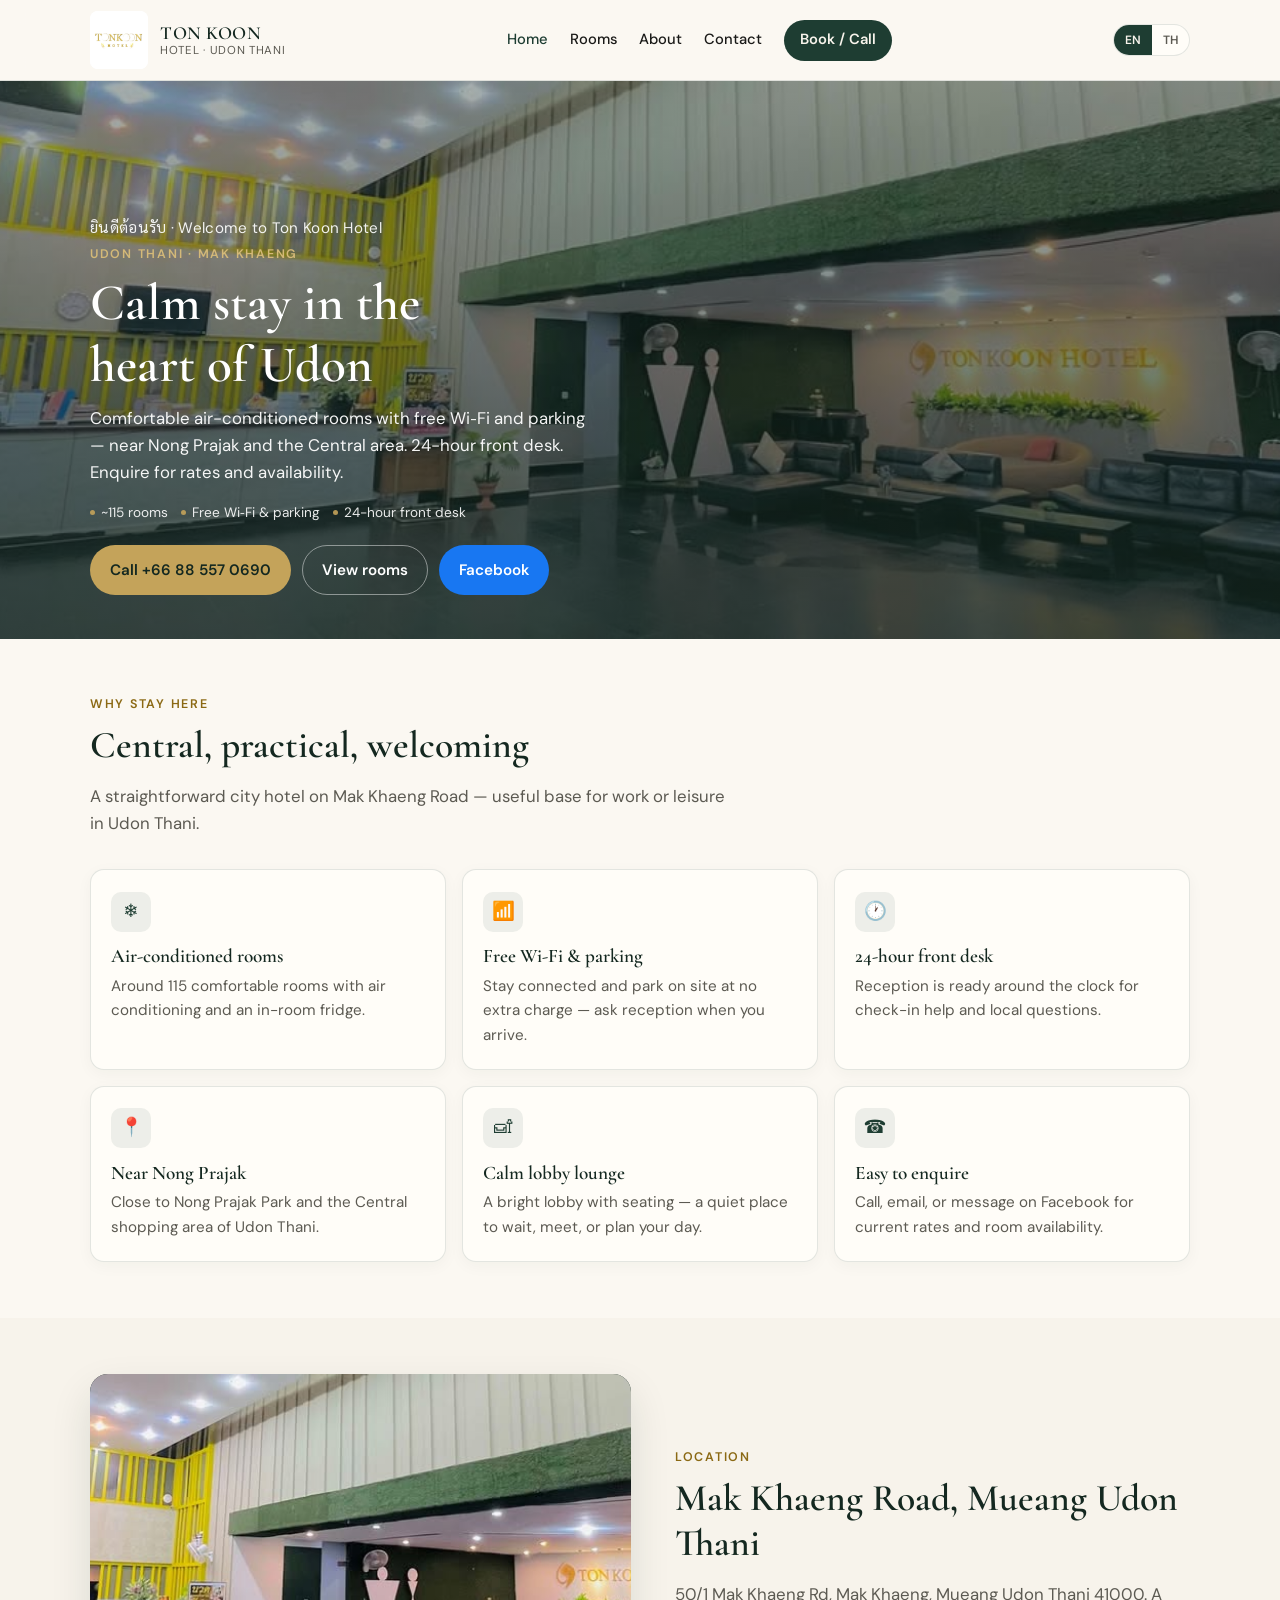
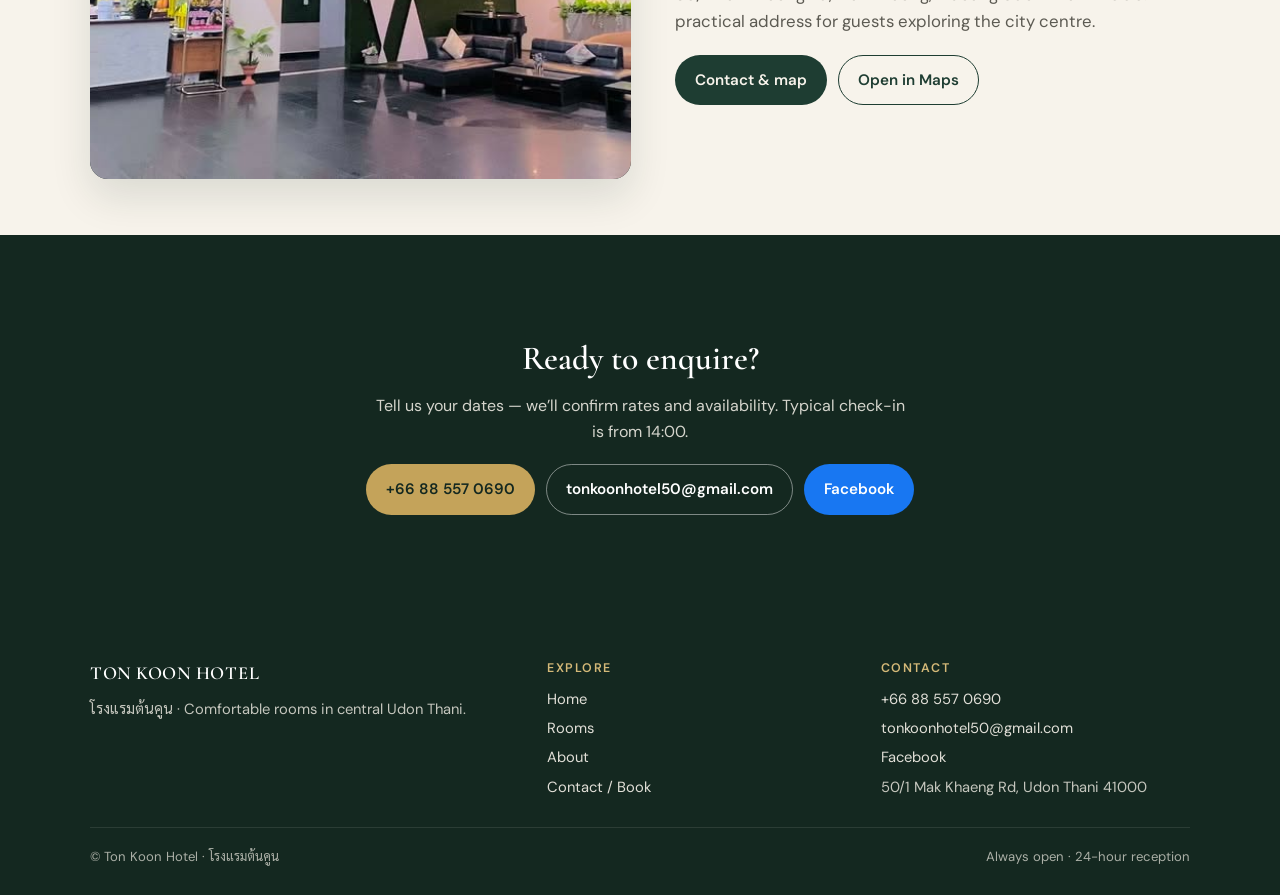
<file: index.html>
<!DOCTYPE html>
<html lang="en">
<head>
  <meta charset="utf-8" />
  <meta name="viewport" content="width=device-width, initial-scale=1" />
  <title>Ton Koon Hotel Udon Thani | โรงแรมต้นคูน อุดรธานี</title>
  <meta name="description" content="Ton Koon Hotel (โรงแรมต้นคูน) — comfortable air-conditioned rooms in central Udon Thani, near Nong Prajak. Free Wi‑Fi, free parking, 24-hour front desk. Enquire for rates." />
  <meta property="og:title" content="Ton Koon Hotel | Udon Thani" />
  <meta property="og:description" content="Comfortable rooms in central Udon Thani. Free Wi‑Fi &amp; parking, 24-hour front desk. Enquire for rates and availability." />
  <meta property="og:type" content="website" />
  <meta property="og:image" content="assets/images/cover.jpg" />
  <link rel="preconnect" href="https://fonts.googleapis.com" />
  <link rel="preconnect" href="https://fonts.gstatic.com" crossorigin />
  <link href="https://fonts.googleapis.com/css2?family=Cormorant+Garamond:wght@500;600;700&family=DM+Sans:opsz,wght@9..40,400;9..40,500;9..40,600;9..40,700&family=Sarabun:wght@400;500;600;700&display=swap" rel="stylesheet" />
  <link rel="stylesheet" href="css/styles.css" />
  <link rel="icon" href="assets/images/profile.jpg" type="image/jpeg" />
</head>
<body>
  <header class="site-header">
    <div class="container header-inner">
      <a class="logo" href="index.html" aria-label="Ton Koon Hotel home">
        <img class="logo-img" src="assets/images/profile.jpg" alt="Ton Koon Hotel logo" width="58" height="58" />
        <span class="logo-text">
          <span class="logo-name">TON KOON</span>
          <span class="logo-tag"><span data-lang="en">Hotel · Udon Thani</span><span data-lang="th">โรงแรม · อุดรธานี</span></span>
        </span>
      </a>
      <nav class="nav" aria-label="Primary">
        <a href="index.html" aria-current="page"><span data-lang="en">Home</span><span data-lang="th">หน้าแรก</span></a>
        <a href="rooms.html"><span data-lang="en">Rooms</span><span data-lang="th">ห้องพัก</span></a>
        <a href="about.html"><span data-lang="en">About</span><span data-lang="th">เกี่ยวกับเรา</span></a>
        <a href="contact.html"><span data-lang="en">Contact</span><span data-lang="th">ติดต่อ</span></a>
        <a class="nav-cta" href="tel:+66885570690"><span data-lang="en">Book / Call</span><span data-lang="th">จอง / โทร</span></a>
      </nav>
      <div class="header-actions">
        <div class="lang-toggle" role="group" aria-label="Language">
          <button type="button" data-lang-btn="en" aria-pressed="true">EN</button>
          <button type="button" data-lang-btn="th" aria-pressed="false">TH</button>
        </div>
        <button class="menu-btn" type="button" data-menu-toggle aria-expanded="false" aria-controls="mobile-nav" aria-label="Open menu">
          <span></span>
        </button>
      </div>
    </div>
    <div class="container">
      <nav id="mobile-nav" class="mobile-nav" data-mobile-nav aria-label="Mobile">
        <a href="index.html" aria-current="page"><span data-lang="en">Home</span><span data-lang="th">หน้าแรก</span></a>
        <a href="rooms.html"><span data-lang="en">Rooms</span><span data-lang="th">ห้องพัก</span></a>
        <a href="about.html"><span data-lang="en">About</span><span data-lang="th">เกี่ยวกับเรา</span></a>
        <a href="contact.html"><span data-lang="en">Contact / Book</span><span data-lang="th">ติดต่อ / จอง</span></a>
        <a class="nav-cta" href="tel:+66885570690">+66 88 557 0690</a>
      </nav>
    </div>
  </header>

  <main>
    <section class="hero">
      <div class="hero-media">
        <img src="assets/images/cover.jpg" alt="Ton Koon Hotel lobby — reception desk, lounge seating, and gold hotel signage" width="960" height="395" fetchpriority="high" />
      </div>
      <div class="container hero-content">
        <p class="thai-welcome" data-lang="en">ยินดีต้อนรับ · Welcome to Ton Koon Hotel</p>
        <p class="thai-welcome" data-lang="th">ยินดีต้อนรับสู่โรงแรมต้นคูน อุดรธานี</p>
        <p class="eyebrow"><span data-lang="en">Udon Thani · Mak Khaeng</span><span data-lang="th">อุดรธานี · หมากแข้ง</span></p>
        <h1 data-lang="en">Calm stay in the heart of Udon</h1>
        <h1 data-lang="th">ที่พักใจกลางเมืองอุดรธานี</h1>
        <p class="hero-lead" data-lang="en">Comfortable air-conditioned rooms with free Wi‑Fi and parking — near Nong Prajak and the Central area. 24-hour front desk. Enquire for rates and availability.</p>
        <p class="hero-lead" data-lang="th">ห้องพักแอร์ สะดวกสบาย มี Wi‑Fi และที่จอดรถฟรี ใกล้หนองประจักรและย่านเซ็นทรัล เคาน์เตอร์ต้อนรับ 24 ชม. สอบถามราคาและห้องว่างได้โดยตรง</p>
        <p class="hero-meta">
          <span data-lang="en">~115 rooms</span><span data-lang="th">ประมาณ 115 ห้อง</span>
          <span data-lang="en">Free Wi‑Fi &amp; parking</span><span data-lang="th">Wi‑Fi และที่จอดรถฟรี</span>
          <span data-lang="en">24-hour front desk</span><span data-lang="th">เคาน์เตอร์ 24 ชม.</span>
        </p>
        <div class="btn-row">
          <a class="btn btn-primary" href="tel:+66885570690"><span data-lang="en">Call +66 88 557 0690</span><span data-lang="th">โทร +66 88 557 0690</span></a>
          <a class="btn btn-ghost" href="rooms.html"><span data-lang="en">View rooms</span><span data-lang="th">ดูห้องพัก</span></a>
          <a class="btn btn-fb" href="https://www.facebook.com/Tonkoonhoteludonthani" target="_blank" rel="noopener">Facebook</a>
        </div>
      </div>
    </section>

    <section class="section">
      <div class="container">
        <div class="section-head">
          <p class="eyebrow"><span data-lang="en">Why stay here</span><span data-lang="th">ทำไมต้องพักที่นี่</span></p>
          <h2 class="section-title" data-lang="en">Central, practical, welcoming</h2>
          <h2 class="section-title" data-lang="th">ใจกลางเมือง สะดวก และอบอุ่น</h2>
          <p class="section-lead" data-lang="en">A straightforward city hotel on Mak Khaeng Road — useful base for work or leisure in Udon Thani.</p>
          <p class="section-lead" data-lang="th">โรงแรมในเมืองบนถนนหมากแข้ง — จุดพักที่สะดวกทั้งงานและท่องเที่ยวในอุดรธานี</p>
        </div>
        <div class="feature-grid">
          <article class="feature-card">
            <div class="feature-icon" aria-hidden="true">❄</div>
            <h3 data-lang="en">Air-conditioned rooms</h3>
            <h3 data-lang="th">ห้องแอร์</h3>
            <p data-lang="en">Around 115 comfortable rooms with air conditioning and an in-room fridge.</p>
            <p data-lang="th">ประมาณ 115 ห้องแอร์ สะดวกสบาย มีตู้เย็นในห้อง</p>
          </article>
          <article class="feature-card">
            <div class="feature-icon" aria-hidden="true">📶</div>
            <h3 data-lang="en">Free Wi‑Fi &amp; parking</h3>
            <h3 data-lang="th">Wi‑Fi และที่จอดรถฟรี</h3>
            <p data-lang="en">Stay connected and park on site at no extra charge — ask reception when you arrive.</p>
            <p data-lang="th">ใช้อินเทอร์เน็ตและจอดรถได้โดยไม่มีค่าใช้จ่ายเพิ่ม — สอบถามที่เคาน์เตอร์เมื่อมาถึง</p>
          </article>
          <article class="feature-card">
            <div class="feature-icon" aria-hidden="true">🕐</div>
            <h3 data-lang="en">24-hour front desk</h3>
            <h3 data-lang="th">เคาน์เตอร์ต้อนรับ 24 ชม.</h3>
            <p data-lang="en">Reception is ready around the clock for check-in help and local questions.</p>
            <p data-lang="th">เคาน์เตอร์พร้อมช่วยเหลือตลอด 24 ชั่วโมง ทั้งเช็คอินและข้อมูลท้องถิ่น</p>
          </article>
          <article class="feature-card">
            <div class="feature-icon" aria-hidden="true">📍</div>
            <h3 data-lang="en">Near Nong Prajak</h3>
            <h3 data-lang="th">ใกล้หนองประจักร</h3>
            <p data-lang="en">Close to Nong Prajak Park and the Central shopping area of Udon Thani.</p>
            <p data-lang="th">ใกล้สวนสาธารณะหนองประจักรและย่านช้อปปิ้งเซ็นทรัล อุดรธานี</p>
          </article>
          <article class="feature-card">
            <div class="feature-icon" aria-hidden="true">🛋</div>
            <h3 data-lang="en">Calm lobby lounge</h3>
            <h3 data-lang="th">ล็อบบี้โล่งสบาย</h3>
            <p data-lang="en">A bright lobby with seating — a quiet place to wait, meet, or plan your day.</p>
            <p data-lang="th">ล็อบบี้สว่าง มีโซฟานั่งพัก — พื้นที่เงียบสงบสำหรับรอพบหรือวางแผนวัน</p>
          </article>
          <article class="feature-card">
            <div class="feature-icon" aria-hidden="true">☎</div>
            <h3 data-lang="en">Easy to enquire</h3>
            <h3 data-lang="th">สอบถามง่าย</h3>
            <p data-lang="en">Call, email, or message on Facebook for current rates and room availability.</p>
            <p data-lang="th">โทร อีเมล หรือทัก Facebook เพื่อสอบถามราคาและห้องว่างปัจจุบัน</p>
          </article>
        </div>
      </div>
    </section>

    <section class="section section-alt">
      <div class="container split">
        <div class="split-media">
          <img src="assets/images/cover.jpg" alt="TON KOON HOTEL gold lettering in the lobby" width="960" height="395" loading="lazy" />
        </div>
        <div class="split-body">
          <p class="eyebrow"><span data-lang="en">Location</span><span data-lang="th">ที่ตั้ง</span></p>
          <h2 class="section-title" data-lang="en">Mak Khaeng Road, Mueang Udon Thani</h2>
          <h2 class="section-title" data-lang="th">ถนนหมากแข้ง อำเภอเมืองอุดรธานี</h2>
          <p class="lede" data-lang="en">50/1 Mak Khaeng Rd, Mak Khaeng, Mueang Udon Thani 41000. A practical address for guests exploring the city centre.</p>
          <p class="lede" data-lang="th">50/1 ถนนหมากแข้ง ตำบลหมากแข้ง อำเภอเมือง จ.อุดรธานี 41000 — ที่ตั้งสะดวกสำหรับผู้เข้าพักในย่านใจกลางเมือง</p>
          <div class="btn-row" style="margin-top:1.25rem">
            <a class="btn btn-solid" href="contact.html"><span data-lang="en">Contact &amp; map</span><span data-lang="th">ติดต่อและแผนที่</span></a>
            <a class="btn btn-outline" href="https://www.google.com/maps/search/?api=1&amp;query=Ton+Koon+Hotel+50%2F1+Mak+Khaeng+Rd+Udon+Thani+41000" target="_blank" rel="noopener"><span data-lang="en">Open in Maps</span><span data-lang="th">เปิดใน Maps</span></a>
          </div>
        </div>
      </div>
    </section>

    <section class="section section-green">
      <div class="container cta-band">
        <h2 data-lang="en">Ready to enquire?</h2>
        <h2 data-lang="th">พร้อมสอบถามหรือจอง?</h2>
        <p data-lang="en">Tell us your dates — we’ll confirm rates and availability. Typical check-in is from 14:00.</p>
        <p data-lang="th">แจ้งวันที่เข้าพัก เราจะยืนยันราคาและห้องว่าง เวลาเช็คอินโดยทั่วไปตั้งแต่ 14:00 น.</p>
        <div class="btn-row" style="justify-content:center;margin-top:1.25rem">
          <a class="btn btn-primary" href="tel:+66885570690">+66 88 557 0690</a>
          <a class="btn btn-ghost" href="mailto:tonkoonhotel50@gmail.com">tonkoonhotel50@gmail.com</a>
          <a class="btn btn-fb" href="https://www.facebook.com/Tonkoonhoteludonthani" target="_blank" rel="noopener">Facebook</a>
        </div>
      </div>
    </section>
  </main>

  <footer class="site-footer">
    <div class="container">
      <div class="footer-grid">
        <div class="footer-brand">
          <div class="logo-name">TON KOON HOTEL</div>
          <p data-lang="en">โรงแรมต้นคูน · Comfortable rooms in central Udon Thani.</p>
          <p data-lang="th">โรงแรมต้นคูน · ที่พักสะดวกสบายใจกลางเมืองอุดรธานี</p>
        </div>
        <div>
          <h4><span data-lang="en">Explore</span><span data-lang="th">เมนู</span></h4>
          <div class="footer-links">
            <a href="index.html"><span data-lang="en">Home</span><span data-lang="th">หน้าแรก</span></a>
            <a href="rooms.html"><span data-lang="en">Rooms</span><span data-lang="th">ห้องพัก</span></a>
            <a href="about.html"><span data-lang="en">About</span><span data-lang="th">เกี่ยวกับเรา</span></a>
            <a href="contact.html"><span data-lang="en">Contact / Book</span><span data-lang="th">ติดต่อ / จอง</span></a>
          </div>
        </div>
        <div>
          <h4><span data-lang="en">Contact</span><span data-lang="th">ติดต่อ</span></h4>
          <div class="footer-links">
            <a href="tel:+66885570690">+66 88 557 0690</a>
            <a href="mailto:tonkoonhotel50@gmail.com">tonkoonhotel50@gmail.com</a>
            <a href="https://www.facebook.com/Tonkoonhoteludonthani" target="_blank" rel="noopener">Facebook</a>
            <span>50/1 Mak Khaeng Rd, Udon Thani 41000</span>
          </div>
        </div>
      </div>
      <div class="footer-bottom">
        <span>© Ton Koon Hotel · โรงแรมต้นคูน</span>
        <span data-lang="en">Always open · 24-hour reception</span>
        <span data-lang="th">เปิดตลอด · เคาน์เตอร์ 24 ชม.</span>
      </div>
    </div>
  </footer>
  <script src="js/main.js"></script>
</body>
</html>
</file>
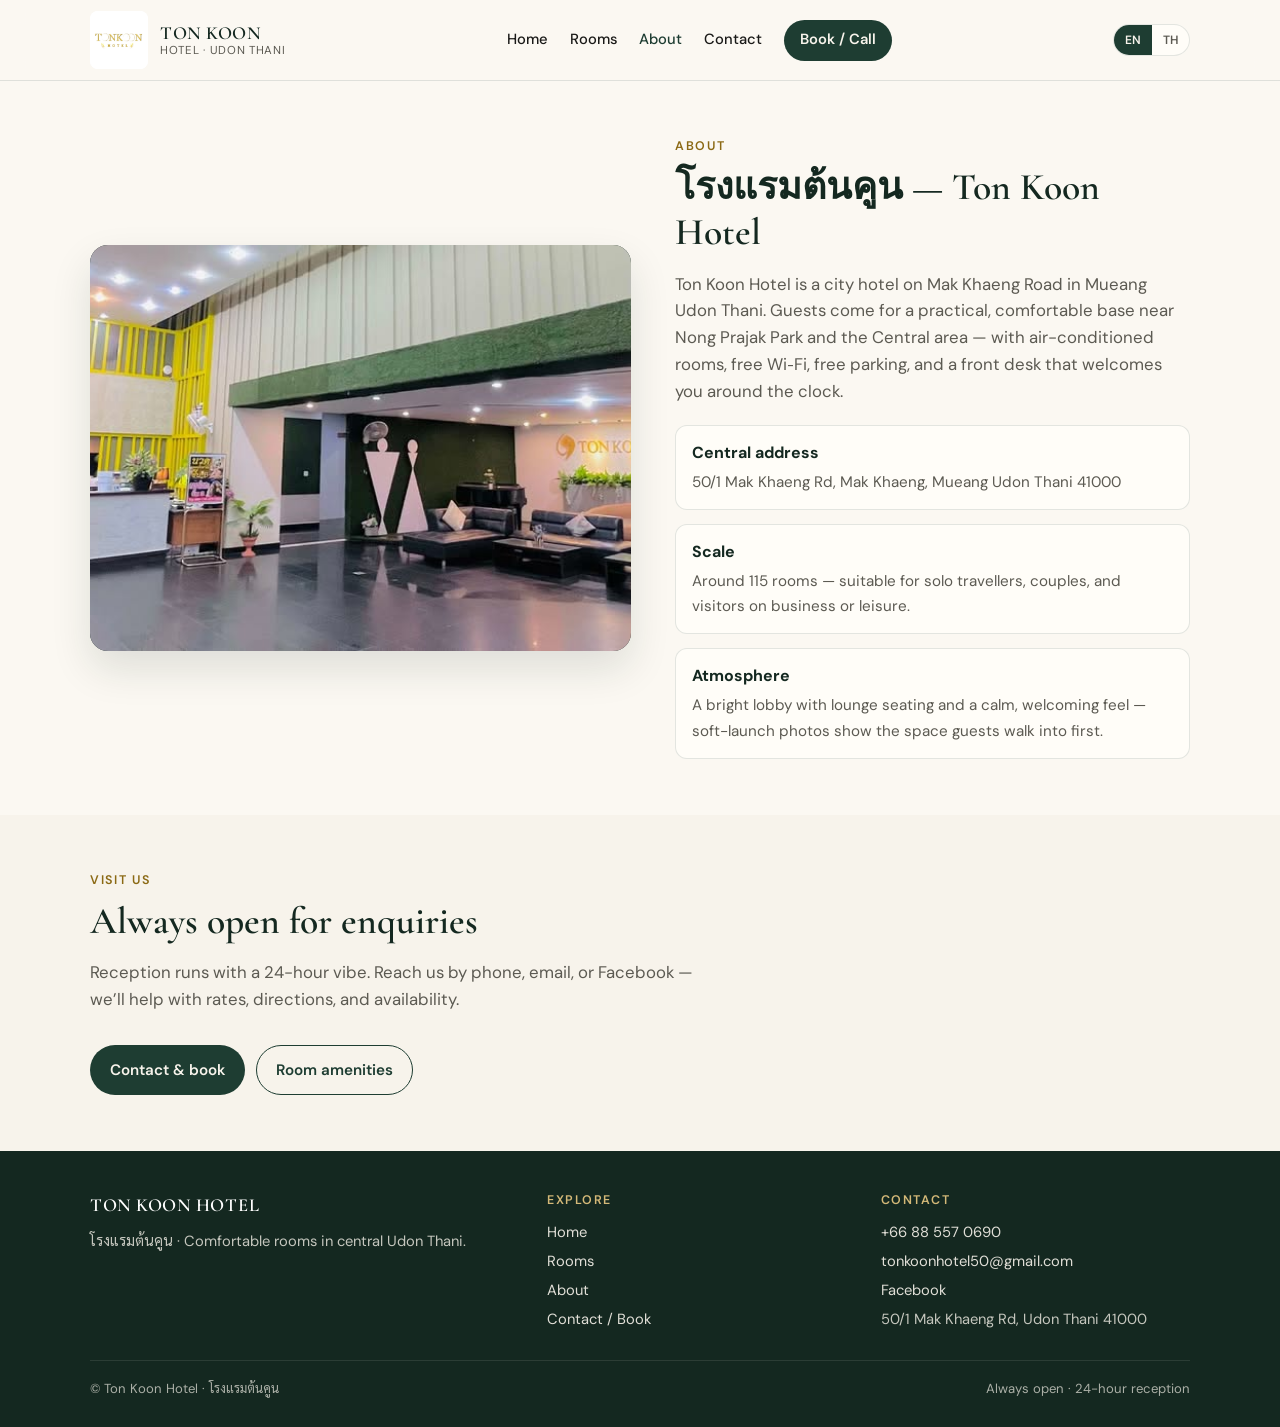
<file: about.html>
<!DOCTYPE html>
<html lang="en">
<head>
  <meta charset="utf-8" />
  <meta name="viewport" content="width=device-width, initial-scale=1" />
  <title>About | Ton Koon Hotel Udon Thani · เกี่ยวกับ โรงแรมต้นคูน</title>
  <meta name="description" content="About Ton Koon Hotel (โรงแรมต้นคูน) on Mak Khaeng Road, Mueang Udon Thani — a calm city hotel near Nong Prajak." />
  <meta property="og:title" content="About | Ton Koon Hotel" />
  <meta property="og:image" content="assets/images/cover.jpg" />
  <link rel="preconnect" href="https://fonts.googleapis.com" />
  <link rel="preconnect" href="https://fonts.gstatic.com" crossorigin />
  <link href="https://fonts.googleapis.com/css2?family=Cormorant+Garamond:wght@500;600;700&family=DM+Sans:opsz,wght@9..40,400;9..40,500;9..40,600;9..40,700&family=Sarabun:wght@400;500;600;700&display=swap" rel="stylesheet" />
  <link rel="stylesheet" href="css/styles.css" />
  <link rel="icon" href="assets/images/profile.jpg" type="image/jpeg" />
</head>
<body>
  <header class="site-header">
    <div class="container header-inner">
      <a class="logo" href="index.html" aria-label="Ton Koon Hotel home">
        <img class="logo-img" src="assets/images/profile.jpg" alt="Ton Koon Hotel logo" width="58" height="58" />
        <span class="logo-text">
          <span class="logo-name">TON KOON</span>
          <span class="logo-tag"><span data-lang="en">Hotel · Udon Thani</span><span data-lang="th">โรงแรม · อุดรธานี</span></span>
        </span>
      </a>
      <nav class="nav" aria-label="Primary">
        <a href="index.html"><span data-lang="en">Home</span><span data-lang="th">หน้าแรก</span></a>
        <a href="rooms.html"><span data-lang="en">Rooms</span><span data-lang="th">ห้องพัก</span></a>
        <a href="about.html" aria-current="page"><span data-lang="en">About</span><span data-lang="th">เกี่ยวกับเรา</span></a>
        <a href="contact.html"><span data-lang="en">Contact</span><span data-lang="th">ติดต่อ</span></a>
        <a class="nav-cta" href="tel:+66885570690"><span data-lang="en">Book / Call</span><span data-lang="th">จอง / โทร</span></a>
      </nav>
      <div class="header-actions">
        <div class="lang-toggle" role="group" aria-label="Language">
          <button type="button" data-lang-btn="en" aria-pressed="true">EN</button>
          <button type="button" data-lang-btn="th" aria-pressed="false">TH</button>
        </div>
        <button class="menu-btn" type="button" data-menu-toggle aria-expanded="false" aria-controls="mobile-nav" aria-label="Open menu">
          <span></span>
        </button>
      </div>
    </div>
    <div class="container">
      <nav id="mobile-nav" class="mobile-nav" data-mobile-nav aria-label="Mobile">
        <a href="index.html"><span data-lang="en">Home</span><span data-lang="th">หน้าแรก</span></a>
        <a href="rooms.html"><span data-lang="en">Rooms</span><span data-lang="th">ห้องพัก</span></a>
        <a href="about.html" aria-current="page"><span data-lang="en">About</span><span data-lang="th">เกี่ยวกับเรา</span></a>
        <a href="contact.html"><span data-lang="en">Contact / Book</span><span data-lang="th">ติดต่อ / จอง</span></a>
        <a class="nav-cta" href="tel:+66885570690">+66 88 557 0690</a>
      </nav>
    </div>
  </header>

  <main>
    <section class="section">
      <div class="container split">
        <div class="split-media">
          <img src="assets/images/cover.jpg" alt="Ton Koon Hotel lobby with gold TON KOON HOTEL sign" width="960" height="395" />
        </div>
        <div class="split-body">
          <p class="eyebrow"><span data-lang="en">About</span><span data-lang="th">เกี่ยวกับเรา</span></p>
          <h1 class="section-title" data-lang="en">โรงแรมต้นคูน — Ton Koon Hotel</h1>
          <h1 class="section-title" data-lang="th">โรงแรมต้นคูน — อุดรธานี</h1>
          <p class="lede" data-lang="en">Ton Koon Hotel is a city hotel on Mak Khaeng Road in Mueang Udon Thani. Guests come for a practical, comfortable base near Nong Prajak Park and the Central area — with air-conditioned rooms, free Wi‑Fi, free parking, and a front desk that welcomes you around the clock.</p>
          <p class="lede" data-lang="th">โรงแรมต้นคูนเป็นโรงแรมในเมือง ตั้งอยู่บนถนนหมากแข้ง อำเภอเมืองอุดรธานี ผู้เข้าพักเลือกที่นี่เพื่อความสะดวกใกล้หนองประจักรและย่านเซ็นทรัล — ห้องแอร์ Wi‑Fi ฟรี ที่จอดรถฟรี และเคาน์เตอร์ต้อนรับตลอด 24 ชั่วโมง</p>
          <div class="about-points">
            <div>
              <strong data-lang="en">Central address</strong>
              <strong data-lang="th">ที่ตั้งใจกลางเมือง</strong>
              <span data-lang="en">50/1 Mak Khaeng Rd, Mak Khaeng, Mueang Udon Thani 41000</span>
              <span data-lang="th">50/1 ถนนหมากแข้ง ตำบลหมากแข้ง อำเภอเมือง จ.อุดรธานี 41000</span>
            </div>
            <div>
              <strong data-lang="en">Scale</strong>
              <strong data-lang="th">ขนาด</strong>
              <span data-lang="en">Around 115 rooms — suitable for solo travellers, couples, and visitors on business or leisure.</span>
              <span data-lang="th">ประมาณ 115 ห้อง — เหมาะกับผู้เดินทางคนเดียว คู่รัก และผู้มาทำงานหรือท่องเที่ยว</span>
            </div>
            <div>
              <strong data-lang="en">Atmosphere</strong>
              <strong data-lang="th">บรรยากาศ</strong>
              <span data-lang="en">A bright lobby with lounge seating and a calm, welcoming feel — soft-launch photos show the space guests walk into first.</span>
              <span data-lang="th">ล็อบบี้สว่าง มีโซฟานั่งพัก บรรยากาศอบอุ่น — ภาพซอฟต์ลอนช์สะท้อนพื้นที่ที่ผู้เข้าพักเห็นแรกเมื่อมาถึง</span>
            </div>
          </div>
        </div>
      </div>
    </section>

    <section class="section section-alt">
      <div class="container">
        <div class="section-head">
          <p class="eyebrow"><span data-lang="en">Visit us</span><span data-lang="th">แวะมาหาเรา</span></p>
          <h2 class="section-title" data-lang="en">Always open for enquiries</h2>
          <h2 class="section-title" data-lang="th">พร้อมรับการสอบถามตลอด</h2>
          <p class="section-lead" data-lang="en">Reception runs with a 24-hour vibe. Reach us by phone, email, or Facebook — we’ll help with rates, directions, and availability.</p>
          <p class="section-lead" data-lang="th">เคาน์เตอร์ต้อนรับพร้อมดูแลตลอด 24 ชั่วโมง ติดต่อทางโทรศัพท์ อีเมล หรือ Facebook — เราช่วยเรื่องราคา เส้นทาง และห้องว่าง</p>
        </div>
        <div class="btn-row">
          <a class="btn btn-solid" href="contact.html"><span data-lang="en">Contact &amp; book</span><span data-lang="th">ติดต่อและจอง</span></a>
          <a class="btn btn-outline" href="rooms.html"><span data-lang="en">Room amenities</span><span data-lang="th">สิ่งอำนวยความสะดวก</span></a>
        </div>
      </div>
    </section>
  </main>

  <footer class="site-footer">
    <div class="container">
      <div class="footer-grid">
        <div class="footer-brand">
          <div class="logo-name">TON KOON HOTEL</div>
          <p data-lang="en">โรงแรมต้นคูน · Comfortable rooms in central Udon Thani.</p>
          <p data-lang="th">โรงแรมต้นคูน · ที่พักสะดวกสบายใจกลางเมืองอุดรธานี</p>
        </div>
        <div>
          <h4><span data-lang="en">Explore</span><span data-lang="th">เมนู</span></h4>
          <div class="footer-links">
            <a href="index.html"><span data-lang="en">Home</span><span data-lang="th">หน้าแรก</span></a>
            <a href="rooms.html"><span data-lang="en">Rooms</span><span data-lang="th">ห้องพัก</span></a>
            <a href="about.html"><span data-lang="en">About</span><span data-lang="th">เกี่ยวกับเรา</span></a>
            <a href="contact.html"><span data-lang="en">Contact / Book</span><span data-lang="th">ติดต่อ / จอง</span></a>
          </div>
        </div>
        <div>
          <h4><span data-lang="en">Contact</span><span data-lang="th">ติดต่อ</span></h4>
          <div class="footer-links">
            <a href="tel:+66885570690">+66 88 557 0690</a>
            <a href="mailto:tonkoonhotel50@gmail.com">tonkoonhotel50@gmail.com</a>
            <a href="https://www.facebook.com/Tonkoonhoteludonthani" target="_blank" rel="noopener">Facebook</a>
            <span>50/1 Mak Khaeng Rd, Udon Thani 41000</span>
          </div>
        </div>
      </div>
      <div class="footer-bottom">
        <span>© Ton Koon Hotel · โรงแรมต้นคูน</span>
        <span data-lang="en">Always open · 24-hour reception</span>
        <span data-lang="th">เปิดตลอด · เคาน์เตอร์ 24 ชม.</span>
      </div>
    </div>
  </footer>
  <script src="js/main.js"></script>
</body>
</html>
</file>
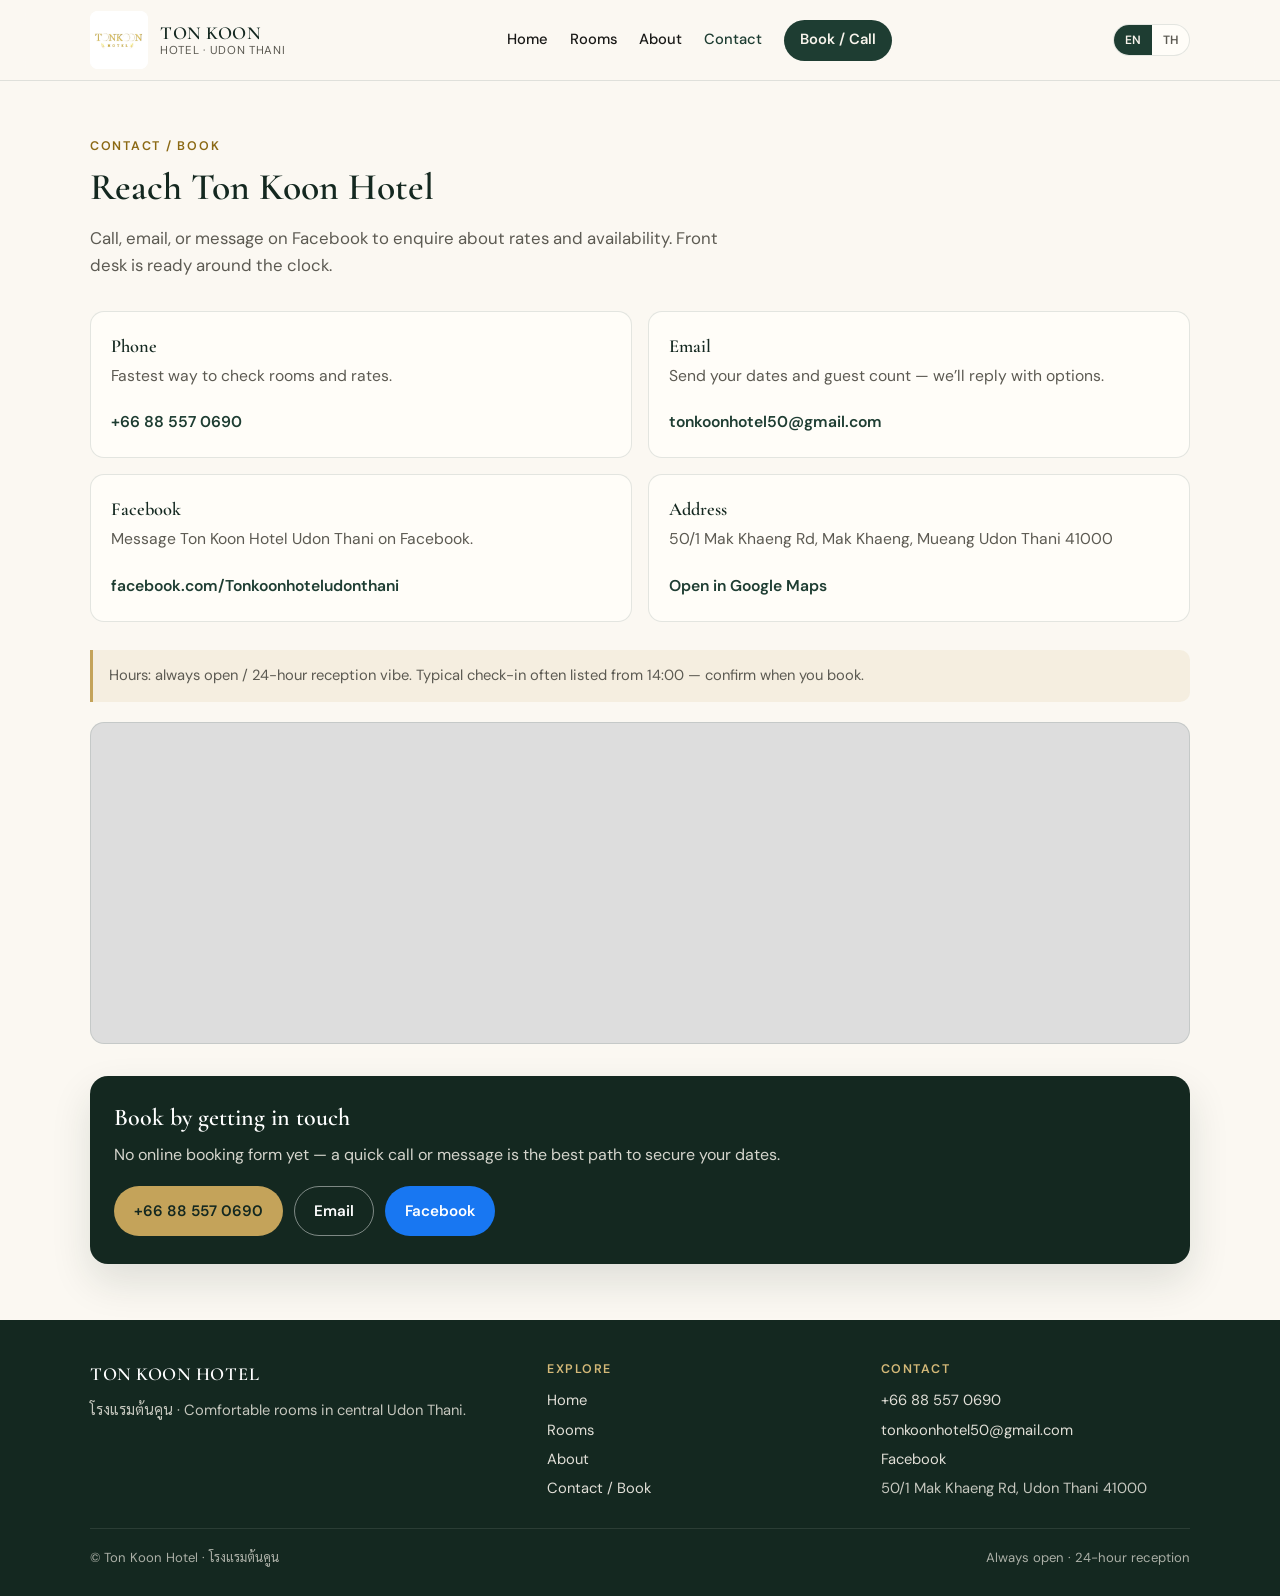
<file: contact.html>
<!DOCTYPE html>
<html lang="en">
<head>
  <meta charset="utf-8" />
  <meta name="viewport" content="width=device-width, initial-scale=1" />
  <title>Contact &amp; Book | Ton Koon Hotel Udon Thani · ติดต่อ โรงแรมต้นคูน</title>
  <meta name="description" content="Contact Ton Koon Hotel: +66 88 557 0690, tonkoonhotel50@gmail.com, Facebook Tonkoonhoteludonthani. 50/1 Mak Khaeng Rd, Udon Thani 41000." />
  <meta property="og:title" content="Contact | Ton Koon Hotel" />
  <meta property="og:image" content="assets/images/cover.jpg" />
  <link rel="preconnect" href="https://fonts.googleapis.com" />
  <link rel="preconnect" href="https://fonts.gstatic.com" crossorigin />
  <link href="https://fonts.googleapis.com/css2?family=Cormorant+Garamond:wght@500;600;700&family=DM+Sans:opsz,wght@9..40,400;9..40,500;9..40,600;9..40,700&family=Sarabun:wght@400;500;600;700&display=swap" rel="stylesheet" />
  <link rel="stylesheet" href="css/styles.css" />
  <link rel="icon" href="assets/images/profile.jpg" type="image/jpeg" />
</head>
<body>
  <header class="site-header">
    <div class="container header-inner">
      <a class="logo" href="index.html" aria-label="Ton Koon Hotel home">
        <img class="logo-img" src="assets/images/profile.jpg" alt="Ton Koon Hotel logo" width="58" height="58" />
        <span class="logo-text">
          <span class="logo-name">TON KOON</span>
          <span class="logo-tag"><span data-lang="en">Hotel · Udon Thani</span><span data-lang="th">โรงแรม · อุดรธานี</span></span>
        </span>
      </a>
      <nav class="nav" aria-label="Primary">
        <a href="index.html"><span data-lang="en">Home</span><span data-lang="th">หน้าแรก</span></a>
        <a href="rooms.html"><span data-lang="en">Rooms</span><span data-lang="th">ห้องพัก</span></a>
        <a href="about.html"><span data-lang="en">About</span><span data-lang="th">เกี่ยวกับเรา</span></a>
        <a href="contact.html" aria-current="page"><span data-lang="en">Contact</span><span data-lang="th">ติดต่อ</span></a>
        <a class="nav-cta" href="tel:+66885570690"><span data-lang="en">Book / Call</span><span data-lang="th">จอง / โทร</span></a>
      </nav>
      <div class="header-actions">
        <div class="lang-toggle" role="group" aria-label="Language">
          <button type="button" data-lang-btn="en" aria-pressed="true">EN</button>
          <button type="button" data-lang-btn="th" aria-pressed="false">TH</button>
        </div>
        <button class="menu-btn" type="button" data-menu-toggle aria-expanded="false" aria-controls="mobile-nav" aria-label="Open menu">
          <span></span>
        </button>
      </div>
    </div>
    <div class="container">
      <nav id="mobile-nav" class="mobile-nav" data-mobile-nav aria-label="Mobile">
        <a href="index.html"><span data-lang="en">Home</span><span data-lang="th">หน้าแรก</span></a>
        <a href="rooms.html"><span data-lang="en">Rooms</span><span data-lang="th">ห้องพัก</span></a>
        <a href="about.html"><span data-lang="en">About</span><span data-lang="th">เกี่ยวกับเรา</span></a>
        <a href="contact.html" aria-current="page"><span data-lang="en">Contact / Book</span><span data-lang="th">ติดต่อ / จอง</span></a>
        <a class="nav-cta" href="tel:+66885570690">+66 88 557 0690</a>
      </nav>
    </div>
  </header>

  <main>
    <section class="section">
      <div class="container">
        <div class="section-head">
          <p class="eyebrow"><span data-lang="en">Contact / Book</span><span data-lang="th">ติดต่อ / จอง</span></p>
          <h1 class="section-title" data-lang="en">Reach Ton Koon Hotel</h1>
          <h1 class="section-title" data-lang="th">ติดต่อโรงแรมต้นคูน</h1>
          <p class="section-lead" data-lang="en">Call, email, or message on Facebook to enquire about rates and availability. Front desk is ready around the clock.</p>
          <p class="section-lead" data-lang="th">โทร อีเมล หรือทัก Facebook เพื่อสอบถามราคาและห้องว่าง เคาน์เตอร์พร้อมตลอด 24 ชั่วโมง</p>
        </div>

        <div class="contact-grid">
          <article class="contact-card">
            <h3 data-lang="en">Phone</h3>
            <h3 data-lang="th">โทรศัพท์</h3>
            <p data-lang="en">Fastest way to check rooms and rates.</p>
            <p data-lang="th">วิธีที่เร็วที่สุดสำหรับสอบถามห้องและราคา</p>
            <a class="contact-link" href="tel:+66885570690">+66 88 557 0690</a>
          </article>
          <article class="contact-card">
            <h3 data-lang="en">Email</h3>
            <h3 data-lang="th">อีเมล</h3>
            <p data-lang="en">Send your dates and guest count — we’ll reply with options.</p>
            <p data-lang="th">ส่งวันที่และจำนวนผู้เข้าพัก — เราจะตอบพร้อมตัวเลือกห้อง</p>
            <a class="contact-link" href="mailto:tonkoonhotel50@gmail.com">tonkoonhotel50@gmail.com</a>
          </article>
          <article class="contact-card">
            <h3>Facebook</h3>
            <p data-lang="en">Message Ton Koon Hotel Udon Thani on Facebook.</p>
            <p data-lang="th">ทักข้อความโรงแรมต้นคูน อุดรธานี ทาง Facebook</p>
            <a class="contact-link" href="https://www.facebook.com/Tonkoonhoteludonthani" target="_blank" rel="noopener">facebook.com/Tonkoonhoteludonthani</a>
          </article>
          <article class="contact-card">
            <h3 data-lang="en">Address</h3>
            <h3 data-lang="th">ที่อยู่</h3>
            <p data-lang="en">50/1 Mak Khaeng Rd, Mak Khaeng, Mueang Udon Thani 41000</p>
            <p data-lang="th">50/1 ถนนหมากแข้ง ตำบลหมากแข้ง อำเภอเมือง จ.อุดรธานี 41000</p>
            <a class="contact-link" href="https://www.google.com/maps/search/?api=1&amp;query=Ton+Koon+Hotel+50%2F1+Mak+Khaeng+Rd+Udon+Thani+41000" target="_blank" rel="noopener"><span data-lang="en">Open in Google Maps</span><span data-lang="th">เปิดใน Google Maps</span></a>
          </article>
        </div>

        <div class="soft-note" style="margin:1.75rem 0 1.25rem" data-lang="en">Hours: always open / 24-hour reception vibe. Typical check-in often listed from 14:00 — confirm when you book.</div>
        <div class="soft-note" style="margin:1.75rem 0 1.25rem" data-lang="th">เวลา: เปิดตลอด / เคาน์เตอร์ 24 ชม. เช็คอินโดยทั่วไปมักตั้งแต่ 14:00 น. — ยืนยันเมื่อจอง</div>

        <div class="map-embed">
          <iframe
            title="Ton Koon Hotel location map"
            loading="lazy"
            referrerpolicy="no-referrer-when-downgrade"
            src="https://maps.google.com/maps?q=Ton%20Koon%20Hotel%2050%2F1%20Mak%20Khaeng%20Rd%20Udon%20Thani%2041000&z=16&output=embed">
          </iframe>
        </div>

        <div class="enquire-panel" style="margin-top:2rem">
          <h3 data-lang="en">Book by getting in touch</h3>
          <h3 data-lang="th">จองโดยติดต่อโดยตรง</h3>
          <p data-lang="en">No online booking form yet — a quick call or message is the best path to secure your dates.</p>
          <p data-lang="th">ยังไม่มีฟอร์มจองออนไลน์ — โทรหรือทักข้อความเป็นวิธีที่ดีที่สุดเพื่อล็อควันเข้าพัก</p>
          <div class="btn-row">
            <a class="btn btn-primary" href="tel:+66885570690">+66 88 557 0690</a>
            <a class="btn btn-ghost" href="mailto:tonkoonhotel50@gmail.com?subject=Booking%20enquiry%20-%20Ton%20Koon%20Hotel">Email</a>
            <a class="btn btn-fb" href="https://www.facebook.com/Tonkoonhoteludonthani" target="_blank" rel="noopener">Facebook</a>
          </div>
        </div>
      </div>
    </section>
  </main>

  <footer class="site-footer">
    <div class="container">
      <div class="footer-grid">
        <div class="footer-brand">
          <div class="logo-name">TON KOON HOTEL</div>
          <p data-lang="en">โรงแรมต้นคูน · Comfortable rooms in central Udon Thani.</p>
          <p data-lang="th">โรงแรมต้นคูน · ที่พักสะดวกสบายใจกลางเมืองอุดรธานี</p>
        </div>
        <div>
          <h4><span data-lang="en">Explore</span><span data-lang="th">เมนู</span></h4>
          <div class="footer-links">
            <a href="index.html"><span data-lang="en">Home</span><span data-lang="th">หน้าแรก</span></a>
            <a href="rooms.html"><span data-lang="en">Rooms</span><span data-lang="th">ห้องพัก</span></a>
            <a href="about.html"><span data-lang="en">About</span><span data-lang="th">เกี่ยวกับเรา</span></a>
            <a href="contact.html"><span data-lang="en">Contact / Book</span><span data-lang="th">ติดต่อ / จอง</span></a>
          </div>
        </div>
        <div>
          <h4><span data-lang="en">Contact</span><span data-lang="th">ติดต่อ</span></h4>
          <div class="footer-links">
            <a href="tel:+66885570690">+66 88 557 0690</a>
            <a href="mailto:tonkoonhotel50@gmail.com">tonkoonhotel50@gmail.com</a>
            <a href="https://www.facebook.com/Tonkoonhoteludonthani" target="_blank" rel="noopener">Facebook</a>
            <span>50/1 Mak Khaeng Rd, Udon Thani 41000</span>
          </div>
        </div>
      </div>
      <div class="footer-bottom">
        <span>© Ton Koon Hotel · โรงแรมต้นคูน</span>
        <span data-lang="en">Always open · 24-hour reception</span>
        <span data-lang="th">เปิดตลอด · เคาน์เตอร์ 24 ชม.</span>
      </div>
    </div>
  </footer>
  <script src="js/main.js"></script>
</body>
</html>
</file>
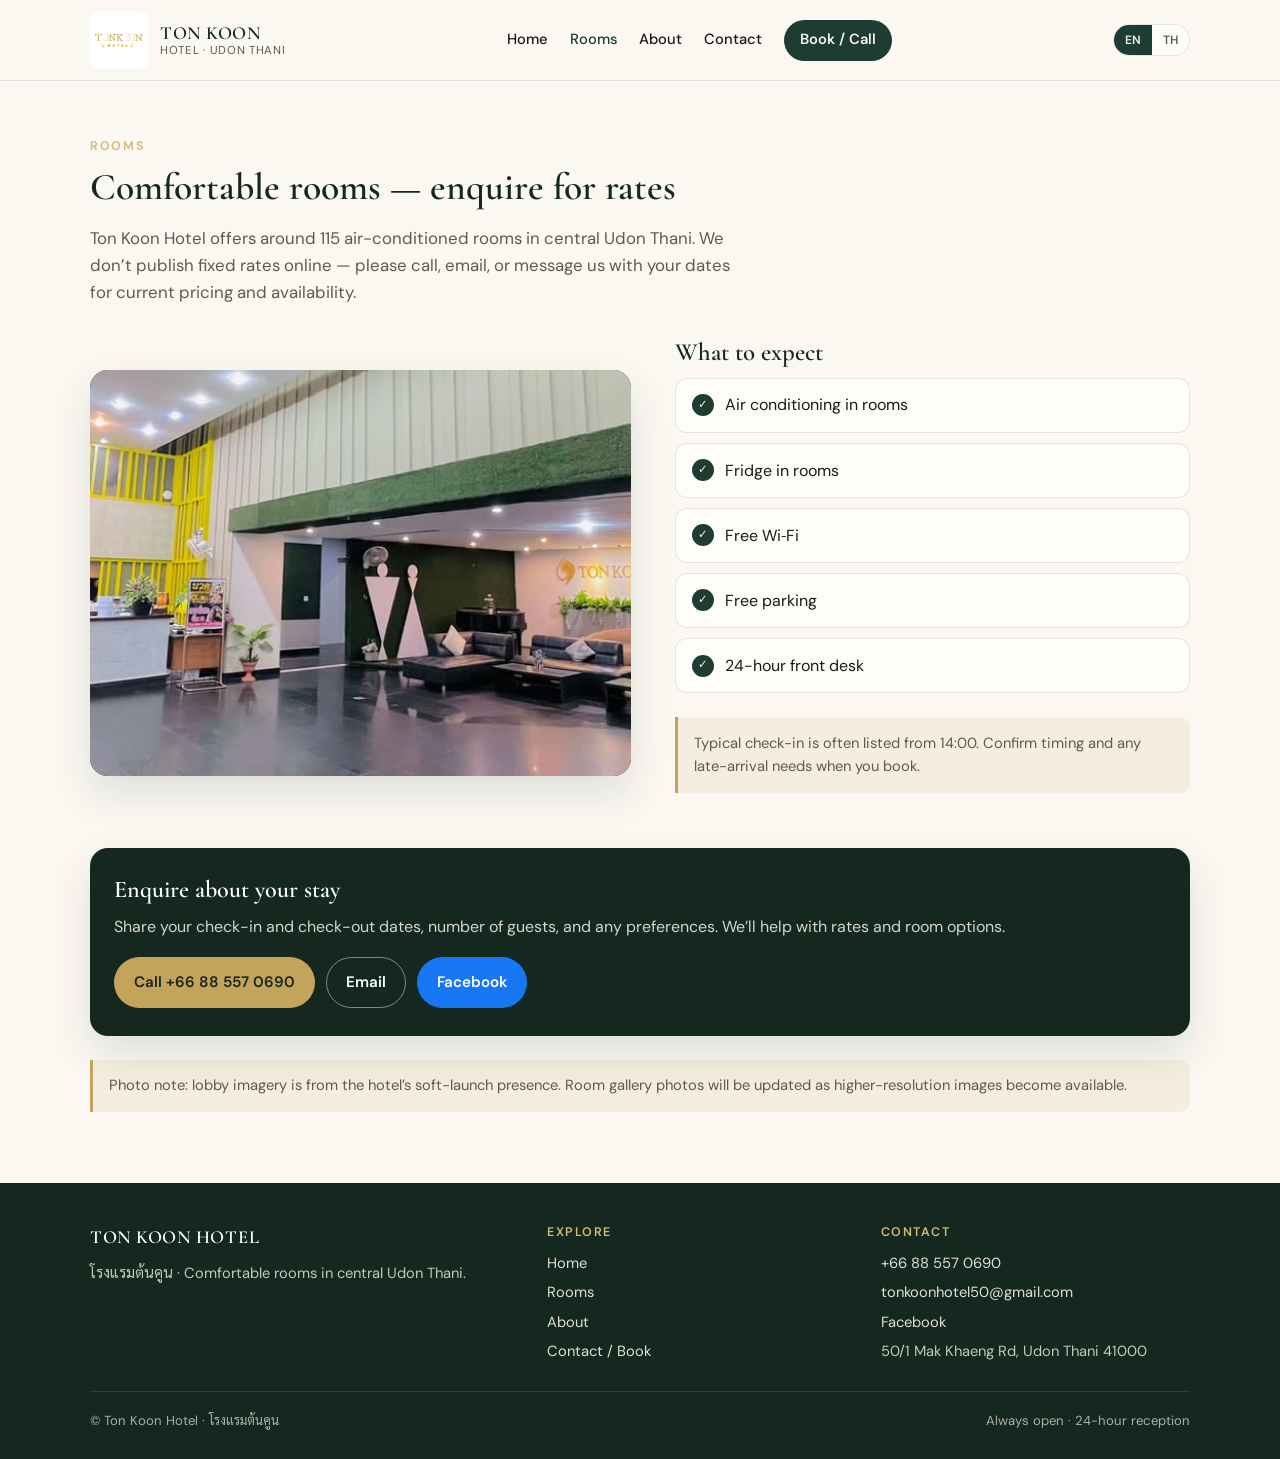
<file: rooms.html>
<!DOCTYPE html>
<html lang="en">
<head>
  <meta charset="utf-8" />
  <meta name="viewport" content="width=device-width, initial-scale=1" />
  <title>Rooms | Ton Koon Hotel Udon Thani · ห้องพัก โรงแรมต้นคูน</title>
  <meta name="description" content="Air-conditioned rooms at Ton Koon Hotel, Udon Thani — free Wi‑Fi, fridge, free parking, 24-hour front desk. Enquire for rates and availability." />
  <meta property="og:title" content="Rooms | Ton Koon Hotel" />
  <meta property="og:image" content="assets/images/cover.jpg" />
  <link rel="preconnect" href="https://fonts.googleapis.com" />
  <link rel="preconnect" href="https://fonts.gstatic.com" crossorigin />
  <link href="https://fonts.googleapis.com/css2?family=Cormorant+Garamond:wght@500;600;700&family=DM+Sans:opsz,wght@9..40,400;9..40,500;9..40,600;9..40,700&family=Sarabun:wght@400;500;600;700&display=swap" rel="stylesheet" />
  <link rel="stylesheet" href="css/styles.css" />
  <link rel="icon" href="assets/images/profile.jpg" type="image/jpeg" />
</head>
<body>
  <header class="site-header">
    <div class="container header-inner">
      <a class="logo" href="index.html" aria-label="Ton Koon Hotel home">
        <img class="logo-img" src="assets/images/profile.jpg" alt="Ton Koon Hotel logo" width="58" height="58" />
        <span class="logo-text">
          <span class="logo-name">TON KOON</span>
          <span class="logo-tag"><span data-lang="en">Hotel · Udon Thani</span><span data-lang="th">โรงแรม · อุดรธานี</span></span>
        </span>
      </a>
      <nav class="nav" aria-label="Primary">
        <a href="index.html"><span data-lang="en">Home</span><span data-lang="th">หน้าแรก</span></a>
        <a href="rooms.html" aria-current="page"><span data-lang="en">Rooms</span><span data-lang="th">ห้องพัก</span></a>
        <a href="about.html"><span data-lang="en">About</span><span data-lang="th">เกี่ยวกับเรา</span></a>
        <a href="contact.html"><span data-lang="en">Contact</span><span data-lang="th">ติดต่อ</span></a>
        <a class="nav-cta" href="tel:+66885570690"><span data-lang="en">Book / Call</span><span data-lang="th">จอง / โทร</span></a>
      </nav>
      <div class="header-actions">
        <div class="lang-toggle" role="group" aria-label="Language">
          <button type="button" data-lang-btn="en" aria-pressed="true">EN</button>
          <button type="button" data-lang-btn="th" aria-pressed="false">TH</button>
        </div>
        <button class="menu-btn" type="button" data-menu-toggle aria-expanded="false" aria-controls="mobile-nav" aria-label="Open menu">
          <span></span>
        </button>
      </div>
    </div>
    <div class="container">
      <nav id="mobile-nav" class="mobile-nav" data-mobile-nav aria-label="Mobile">
        <a href="index.html"><span data-lang="en">Home</span><span data-lang="th">หน้าแรก</span></a>
        <a href="rooms.html" aria-current="page"><span data-lang="en">Rooms</span><span data-lang="th">ห้องพัก</span></a>
        <a href="about.html"><span data-lang="en">About</span><span data-lang="th">เกี่ยวกับเรา</span></a>
        <a href="contact.html"><span data-lang="en">Contact / Book</span><span data-lang="th">ติดต่อ / จอง</span></a>
        <a class="nav-cta" href="tel:+66885570690">+66 88 557 0690</a>
      </nav>
    </div>
  </header>

  <main>
    <section class="section">
      <div class="container">
        <div class="rooms-intro">
          <p class="eyebrow"><span data-lang="en">Rooms</span><span data-lang="th">ห้องพัก</span></p>
          <h1 class="section-title" data-lang="en">Comfortable rooms — enquire for rates</h1>
          <h1 class="section-title" data-lang="th">ห้องพักสะดวกสบาย — สอบถามราคาได้</h1>
          <p class="section-lead" data-lang="en">Ton Koon Hotel offers around 115 air-conditioned rooms in central Udon Thani. We don’t publish fixed rates online — please call, email, or message us with your dates for current pricing and availability.</p>
          <p class="section-lead" data-lang="th">โรงแรมต้นคูนมีห้องแอร์ประมาณ 115 ห้อง ในใจกลางอุดรธานี เรายังไม่แสดงราคาคงที่ออนไลน์ — กรุณาโทร อีเมล หรือทักข้อความพร้อมวันที่เข้าพัก เพื่อรับราคาและห้องว่างปัจจุบัน</p>
        </div>

        <div class="split" style="margin-bottom:2.5rem">
          <div class="split-media">
            <img src="assets/images/cover.jpg" alt="Hotel lobby and lounge at Ton Koon" width="960" height="395" />
          </div>
          <div>
            <h2 style="font-size:1.55rem" data-lang="en">What to expect</h2>
            <h2 style="font-size:1.55rem" data-lang="th">สิ่งอำนวยความสะดวก</h2>
            <ul class="amenity-list">
              <li>
                <span class="check" aria-hidden="true">✓</span>
                <span data-lang="en">Air conditioning in rooms</span>
                <span data-lang="th">เครื่องปรับอากาศในห้องพัก</span>
              </li>
              <li>
                <span class="check" aria-hidden="true">✓</span>
                <span data-lang="en">Fridge in rooms</span>
                <span data-lang="th">ตู้เย็นในห้องพัก</span>
              </li>
              <li>
                <span class="check" aria-hidden="true">✓</span>
                <span data-lang="en">Free Wi‑Fi</span>
                <span data-lang="th">Wi‑Fi ฟรี</span>
              </li>
              <li>
                <span class="check" aria-hidden="true">✓</span>
                <span data-lang="en">Free parking</span>
                <span data-lang="th">ที่จอดรถฟรี</span>
              </li>
              <li>
                <span class="check" aria-hidden="true">✓</span>
                <span data-lang="en">24-hour front desk</span>
                <span data-lang="th">เคาน์เตอร์ต้อนรับ 24 ชั่วโมง</span>
              </li>
            </ul>
            <p class="soft-note" data-lang="en">Typical check-in is often listed from 14:00. Confirm timing and any late-arrival needs when you book.</p>
            <p class="soft-note" data-lang="th">เวลาเช็คอินโดยทั่วไปมักระบุตั้งแต่ 14:00 น. ยืนยันเวลากับทางโรงแรมเมื่อจอง โดยเฉพาะหากมาถึงดึก</p>
          </div>
        </div>

        <div class="enquire-panel">
          <h3 data-lang="en">Enquire about your stay</h3>
          <h3 data-lang="th">สอบถามการเข้าพัก</h3>
          <p data-lang="en">Share your check-in and check-out dates, number of guests, and any preferences. We’ll help with rates and room options.</p>
          <p data-lang="th">แจ้งวันเช็คอิน–เช็คเอาต์ จำนวนผู้เข้าพัก และความต้องการพิเศษ เราจะช่วยแนะนำราคาและประเภทห้อง</p>
          <div class="btn-row">
            <a class="btn btn-primary" href="tel:+66885570690"><span data-lang="en">Call +66 88 557 0690</span><span data-lang="th">โทร +66 88 557 0690</span></a>
            <a class="btn btn-ghost" href="mailto:tonkoonhotel50@gmail.com?subject=Room%20enquiry%20-%20Ton%20Koon%20Hotel">Email</a>
            <a class="btn btn-fb" href="https://www.facebook.com/Tonkoonhoteludonthani" target="_blank" rel="noopener">Facebook</a>
          </div>
        </div>

        <p class="soft-note" style="margin-top:1.5rem" data-lang="en">Photo note: lobby imagery is from the hotel’s soft-launch presence. Room gallery photos will be updated as higher-resolution images become available.</p>
        <p class="soft-note" style="margin-top:1.5rem" data-lang="th">หมายเหตุภาพ: ภาพล็อบบี้มาจากการเปิดตัวซอฟต์ลอนช์ของโรงแรม แกลเลอรีห้องพักจะอัปเดตเมื่อมีภาพความละเอียดสูงขึ้น</p>
      </div>
    </section>
  </main>

  <footer class="site-footer">
    <div class="container">
      <div class="footer-grid">
        <div class="footer-brand">
          <div class="logo-name">TON KOON HOTEL</div>
          <p data-lang="en">โรงแรมต้นคูน · Comfortable rooms in central Udon Thani.</p>
          <p data-lang="th">โรงแรมต้นคูน · ที่พักสะดวกสบายใจกลางเมืองอุดรธานี</p>
        </div>
        <div>
          <h4><span data-lang="en">Explore</span><span data-lang="th">เมนู</span></h4>
          <div class="footer-links">
            <a href="index.html"><span data-lang="en">Home</span><span data-lang="th">หน้าแรก</span></a>
            <a href="rooms.html"><span data-lang="en">Rooms</span><span data-lang="th">ห้องพัก</span></a>
            <a href="about.html"><span data-lang="en">About</span><span data-lang="th">เกี่ยวกับเรา</span></a>
            <a href="contact.html"><span data-lang="en">Contact / Book</span><span data-lang="th">ติดต่อ / จอง</span></a>
          </div>
        </div>
        <div>
          <h4><span data-lang="en">Contact</span><span data-lang="th">ติดต่อ</span></h4>
          <div class="footer-links">
            <a href="tel:+66885570690">+66 88 557 0690</a>
            <a href="mailto:tonkoonhotel50@gmail.com">tonkoonhotel50@gmail.com</a>
            <a href="https://www.facebook.com/Tonkoonhoteludonthani" target="_blank" rel="noopener">Facebook</a>
            <span>50/1 Mak Khaeng Rd, Udon Thani 41000</span>
          </div>
        </div>
      </div>
      <div class="footer-bottom">
        <span>© Ton Koon Hotel · โรงแรมต้นคูน</span>
        <span data-lang="en">Always open · 24-hour reception</span>
        <span data-lang="th">เปิดตลอด · เคาน์เตอร์ 24 ชม.</span>
      </div>
    </div>
  </footer>
  <script src="js/main.js"></script>
</body>
</html>
</file>
<file: css/styles.css>
/* Ton Koon Hotel — warm wood / cream / deep green */
:root {
  --cream: #f7f3eb;
  --cream-soft: #fbf8f2;
  --ivory: #fffdf8;
  --wood: #8b6914;
  --wood-deep: #6b4f0f;
  --gold: #c4a35a;
  --gold-soft: #d4b978;
  --green: #1e3d32;
  --green-mid: #2a5244;
  --green-deep: #142820;
  --ink: #1a1a18;
  --muted: #5c5a52;
  --line: rgba(30, 61, 50, 0.12);
  --shadow: 0 18px 40px rgba(20, 40, 32, 0.12);
  --radius: 14px;
  --font-display: "Cormorant Garamond", "Times New Roman", serif;
  --font-body: "DM Sans", "Sarabun", system-ui, sans-serif;
  --max: 1100px;
}

*, *::before, *::after { box-sizing: border-box; }
html { scroll-behavior: smooth; }
body {
  margin: 0;
  font-family: var(--font-body);
  color: var(--ink);
  background: var(--cream-soft);
  line-height: 1.6;
  -webkit-font-smoothing: antialiased;
}
img { max-width: 100%; height: auto; display: block; }
a { color: var(--green-mid); text-decoration: none; }
a:hover { color: var(--wood-deep); }
h1, h2, h3 {
  font-family: var(--font-display);
  font-weight: 600;
  line-height: 1.2;
  color: var(--green-deep);
  margin: 0 0 0.4em;
}
p { margin: 0 0 1em; }
.container { width: min(100% - 2rem, var(--max)); margin-inline: auto; }

/* Lang visibility */
html[lang="en"] [data-lang="th"],
html[lang="th"] [data-lang="en"] { display: none !important; }
html[lang="th"] body { font-family: "Sarabun", "DM Sans", system-ui, sans-serif; }
html[lang="th"] h1, html[lang="th"] h2, html[lang="th"] h3 {
  font-family: "Sarabun", "Cormorant Garamond", sans-serif;
  font-weight: 600;
}

/* Header */
.site-header {
  position: sticky;
  top: 0;
  z-index: 50;
  background: rgba(251, 248, 242, 0.92);
  backdrop-filter: blur(12px);
  border-bottom: 1px solid var(--line);
}
.header-inner {
  display: flex;
  align-items: center;
  justify-content: space-between;
  gap: 1rem;
  padding: 0.7rem 0;
}
.logo {
  display: flex;
  align-items: center;
  gap: 0.75rem;
  color: inherit;
}
.logo:hover { color: inherit; }
.logo-img {
  width: 52px;
  height: 52px;
  object-fit: contain;
  border-radius: 8px;
  background: #fff;
}
.logo-text { display: flex; flex-direction: column; line-height: 1.15; }
.logo-name {
  font-family: var(--font-display);
  font-size: 1.15rem;
  font-weight: 600;
  letter-spacing: 0.04em;
  color: var(--green-deep);
}
.logo-tag {
  font-size: 0.72rem;
  color: var(--muted);
  letter-spacing: 0.06em;
  text-transform: uppercase;
}
.nav {
  display: none;
  align-items: center;
  gap: 1.35rem;
}
.nav a {
  font-size: 0.92rem;
  font-weight: 500;
  color: var(--ink);
}
.nav a:hover, .nav a[aria-current="page"] { color: var(--green); }
.nav-cta {
  background: var(--green) !important;
  color: var(--cream) !important;
  padding: 0.55rem 1rem;
  border-radius: 999px;
  font-weight: 600 !important;
}
.nav-cta:hover { background: var(--green-mid) !important; color: #fff !important; }
.header-actions {
  display: flex;
  align-items: center;
  gap: 0.55rem;
}
.lang-toggle {
  display: inline-flex;
  border: 1px solid var(--line);
  border-radius: 999px;
  overflow: hidden;
  background: var(--ivory);
}
.lang-toggle button {
  border: 0;
  background: transparent;
  padding: 0.35rem 0.65rem;
  font: inherit;
  font-size: 0.75rem;
  font-weight: 600;
  letter-spacing: 0.04em;
  color: var(--muted);
  cursor: pointer;
}
.lang-toggle button.is-active {
  background: var(--green);
  color: var(--cream);
}
.menu-btn {
  width: 42px;
  height: 42px;
  border: 1px solid var(--line);
  border-radius: 10px;
  background: var(--ivory);
  display: grid;
  place-items: center;
  cursor: pointer;
  padding: 0;
}
.menu-btn span,
.menu-btn span::before,
.menu-btn span::after {
  display: block;
  width: 18px;
  height: 2px;
  background: var(--green-deep);
  position: relative;
  transition: 0.2s ease;
}
.menu-btn span::before,
.menu-btn span::after {
  content: "";
  position: absolute;
  left: 0;
}
.menu-btn span::before { top: -6px; }
.menu-btn span::after { top: 6px; }
.mobile-nav {
  display: none;
  flex-direction: column;
  gap: 0.35rem;
  padding: 0 0 1rem;
}
.mobile-nav.is-open { display: flex; }
.mobile-nav a {
  padding: 0.75rem 0.9rem;
  border-radius: 10px;
  background: var(--ivory);
  color: var(--ink);
  font-weight: 500;
  border: 1px solid var(--line);
}
.mobile-nav a.nav-cta {
  text-align: center;
  border: 0;
}

@media (min-width: 860px) {
  .nav { display: flex; }
  .menu-btn { display: none; }
  .mobile-nav { display: none !important; }
  .logo-img { width: 58px; height: 58px; }
}

/* Hero */
.hero {
  position: relative;
  min-height: clamp(380px, 62vh, 560px);
  display: grid;
  align-items: end;
  color: #fff;
  overflow: hidden;
}
.hero-media {
  position: absolute;
  inset: 0;
}
.hero-media img {
  width: 100%;
  height: 100%;
  object-fit: cover;
  object-position: center 40%;
}
.hero-media::after {
  content: "";
  position: absolute;
  inset: 0;
  background: linear-gradient(180deg, rgba(20,40,32,0.35) 0%, rgba(20,40,32,0.78) 100%);
}
.hero-content {
  position: relative;
  z-index: 1;
  padding: 3.5rem 0 2.75rem;
}
.thai-welcome {
  font-size: 0.95rem;
  opacity: 0.92;
  margin-bottom: 0.35rem;
  letter-spacing: 0.02em;
}
.eyebrow {
  font-size: 0.78rem;
  letter-spacing: 0.14em;
  text-transform: uppercase;
  color: var(--gold-soft);
  font-weight: 600;
  margin-bottom: 0.5rem;
}
.hero h1 {
  color: #fff;
  font-size: clamp(2rem, 5vw, 3.2rem);
  max-width: 16ch;
  margin-bottom: 0.55rem;
}
.hero-lead {
  max-width: 42ch;
  font-size: 1.05rem;
  opacity: 0.95;
  margin-bottom: 1rem;
}
.hero-meta {
  display: flex;
  flex-wrap: wrap;
  gap: 0.5rem 0.85rem;
  font-size: 0.85rem;
  opacity: 0.9;
  margin-bottom: 1.35rem;
}
.hero-meta span {
  display: inline-flex;
  align-items: center;
  gap: 0.35rem;
}
.hero-meta span::before {
  content: "";
  width: 5px;
  height: 5px;
  border-radius: 50%;
  background: var(--gold);
}

/* Buttons */
.btn-row { display: flex; flex-wrap: wrap; gap: 0.65rem; }
.btn {
  display: inline-flex;
  align-items: center;
  justify-content: center;
  gap: 0.4rem;
  padding: 0.75rem 1.2rem;
  border-radius: 999px;
  font-weight: 600;
  font-size: 0.95rem;
  border: 1.5px solid transparent;
  transition: 0.18s ease;
}
.btn-primary {
  background: var(--gold);
  color: var(--green-deep);
}
.btn-primary:hover { background: var(--gold-soft); color: var(--green-deep); }
.btn-ghost {
  background: transparent;
  border-color: rgba(255,255,255,0.45);
  color: #fff;
}
.btn-ghost:hover { background: rgba(255,255,255,0.12); color: #fff; }
.btn-solid {
  background: var(--green);
  color: var(--cream);
}
.btn-solid:hover { background: var(--green-mid); color: #fff; }
.btn-outline {
  border-color: var(--green);
  color: var(--green);
  background: transparent;
}
.btn-outline:hover { background: var(--green); color: var(--cream); }
.btn-fb {
  background: #1877f2;
  color: #fff;
}
.btn-fb:hover { background: #166fe5; color: #fff; }

/* Sections */
.section { padding: 3.5rem 0; }
.section-alt { background: var(--cream); }
.section-green {
  background: var(--green-deep);
  color: var(--cream);
}
.section-green h2, .section-green h3 { color: #fff; }
.section-green .section-lead { color: rgba(247,243,235,0.82); }
.section-head { max-width: 40rem; margin-bottom: 2rem; }
.section-head .eyebrow { color: var(--wood); }
.section-title { font-size: clamp(1.7rem, 3.5vw, 2.35rem); }
.section-lead { color: var(--muted); font-size: 1.05rem; }

/* Amenity / feature cards */
.feature-grid {
  display: grid;
  gap: 1rem;
  grid-template-columns: 1fr;
}
@media (min-width: 640px) {
  .feature-grid { grid-template-columns: repeat(2, 1fr); }
}
@media (min-width: 900px) {
  .feature-grid { grid-template-columns: repeat(3, 1fr); }
}
.feature-card {
  background: var(--ivory);
  border: 1px solid var(--line);
  border-radius: var(--radius);
  padding: 1.35rem 1.25rem;
  box-shadow: 0 4px 16px rgba(20,40,32,0.04);
}
.feature-icon {
  width: 40px;
  height: 40px;
  border-radius: 10px;
  background: rgba(30, 61, 50, 0.08);
  color: var(--green);
  display: grid;
  place-items: center;
  margin-bottom: 0.85rem;
  font-size: 1.15rem;
}
.feature-card h3 {
  font-size: 1.2rem;
  margin-bottom: 0.35rem;
}
.feature-card p {
  color: var(--muted);
  font-size: 0.95rem;
  margin: 0;
}

/* Split layout */
.split {
  display: grid;
  gap: 2rem;
  align-items: center;
}
@media (min-width: 800px) {
  .split { grid-template-columns: 1.05fr 1fr; gap: 2.75rem; }
  .split-reverse { direction: rtl; }
  .split-reverse > * { direction: ltr; }
}
.split-media {
  border-radius: calc(var(--radius) + 4px);
  overflow: hidden;
  box-shadow: var(--shadow);
  background: var(--green-deep);
}
.split-media img {
  width: 100%;
  aspect-ratio: 4 / 3;
  object-fit: cover;
}
.split-body .eyebrow { color: var(--wood); }
.split-body .lede { color: var(--muted); font-size: 1.05rem; }

/* Soft note */
.soft-note {
  margin-top: 1.25rem;
  padding: 0.9rem 1rem;
  border-left: 3px solid var(--gold);
  background: rgba(196, 163, 90, 0.12);
  border-radius: 0 10px 10px 0;
  color: var(--muted);
  font-size: 0.92rem;
}

/* Rooms */
.rooms-intro { max-width: 40rem; margin-bottom: 2rem; }
.amenity-list {
  list-style: none;
  padding: 0;
  margin: 0 0 1.5rem;
  display: grid;
  gap: 0.65rem;
}
.amenity-list li {
  display: flex;
  gap: 0.7rem;
  align-items: flex-start;
  padding: 0.85rem 1rem;
  background: var(--ivory);
  border: 1px solid var(--line);
  border-radius: 12px;
}
.amenity-list .check {
  flex-shrink: 0;
  width: 22px;
  height: 22px;
  border-radius: 50%;
  background: var(--green);
  color: var(--cream);
  display: grid;
  place-items: center;
  font-size: 0.72rem;
  margin-top: 0.1rem;
}
.enquire-panel {
  background: var(--green-deep);
  color: var(--cream);
  border-radius: calc(var(--radius) + 4px);
  padding: 1.75rem 1.5rem;
  box-shadow: var(--shadow);
}
.enquire-panel h3 { color: #fff; font-size: 1.5rem; }
.enquire-panel p { color: rgba(247,243,235,0.85); }
.enquire-panel .btn-row { margin-top: 1.1rem; }

/* Contact cards */
.contact-grid {
  display: grid;
  gap: 1rem;
}
@media (min-width: 700px) {
  .contact-grid { grid-template-columns: repeat(2, 1fr); }
}
.contact-card {
  background: var(--ivory);
  border: 1px solid var(--line);
  border-radius: var(--radius);
  padding: 1.4rem 1.25rem;
}
.contact-card h3 { font-size: 1.15rem; margin-bottom: 0.4rem; }
.contact-card p, .contact-card a {
  color: var(--muted);
  font-size: 0.98rem;
}
.contact-card a.contact-link {
  display: inline-block;
  color: var(--green);
  font-weight: 600;
  margin-top: 0.35rem;
}
.map-embed {
  border-radius: var(--radius);
  overflow: hidden;
  border: 1px solid var(--line);
  background: #ddd;
  min-height: 280px;
}
.map-embed iframe {
  width: 100%;
  height: 320px;
  border: 0;
  display: block;
}

/* CTA band */
.cta-band {
  text-align: center;
  padding: 3rem 0;
}
.cta-band h2 { color: #fff; font-size: clamp(1.6rem, 3vw, 2.1rem); }
.cta-band p { color: rgba(247,243,235,0.85); max-width: 34rem; margin-inline: auto; }

/* Footer */
.site-footer {
  background: var(--green-deep);
  color: rgba(247,243,235,0.78);
  padding: 2.5rem 0 1.75rem;
  font-size: 0.92rem;
}
.footer-grid {
  display: grid;
  gap: 1.5rem;
  margin-bottom: 1.75rem;
}
@media (min-width: 700px) {
  .footer-grid { grid-template-columns: 1.4fr 1fr 1fr; }
}
.footer-brand .logo-name { color: #fff; }
.footer-brand p { margin-top: 0.6rem; }
.site-footer h4 {
  margin: 0 0 0.6rem;
  color: var(--gold-soft);
  font-size: 0.78rem;
  letter-spacing: 0.12em;
  text-transform: uppercase;
  font-family: var(--font-body);
  font-weight: 600;
}
.site-footer a { color: rgba(247,243,235,0.9); }
.site-footer a:hover { color: var(--gold-soft); }
.footer-links { display: flex; flex-direction: column; gap: 0.35rem; }
.footer-bottom {
  border-top: 1px solid rgba(247,243,235,0.12);
  padding-top: 1.1rem;
  display: flex;
  flex-wrap: wrap;
  gap: 0.5rem 1rem;
  justify-content: space-between;
  font-size: 0.82rem;
  opacity: 0.85;
}

/* About specifics */
.about-points {
  display: grid;
  gap: 0.85rem;
  margin: 1.25rem 0 0;
}
.about-points div {
  padding: 0.9rem 1rem;
  background: var(--ivory);
  border-radius: 12px;
  border: 1px solid var(--line);
}
.about-points strong {
  display: block;
  color: var(--green-deep);
  margin-bottom: 0.2rem;
}
.about-points span { color: var(--muted); font-size: 0.95rem; }
</file>
